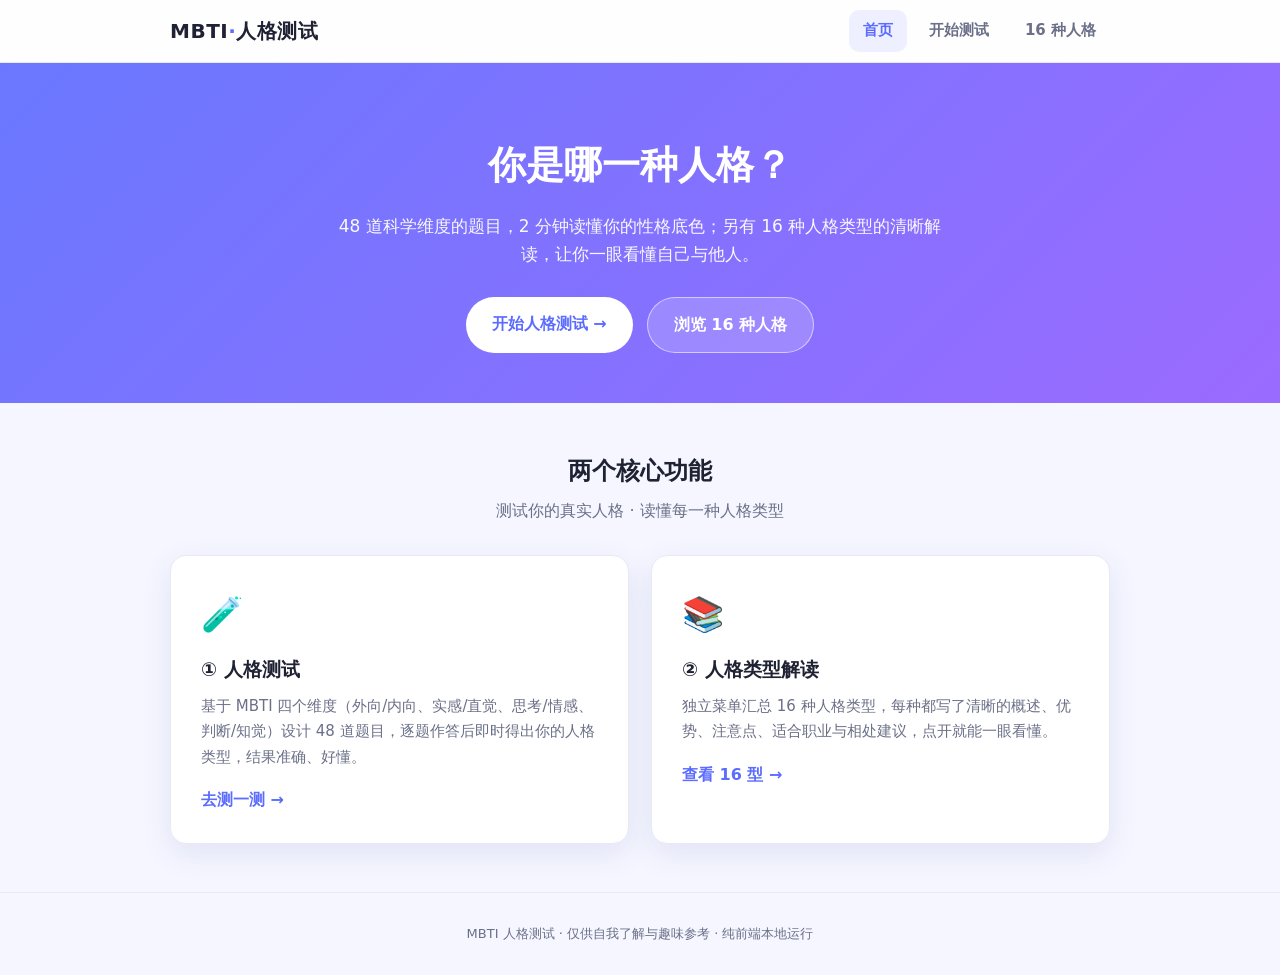
<file: index.html>
<!DOCTYPE html>
<html lang="zh-CN">
<head>
  <meta charset="UTF-8" />
  <meta name="viewport" content="width=device-width, initial-scale=1.0" />
  <title>MBTI 人格测试 · 认识真实的自己</title>
  <link rel="stylesheet" href="./css/style.css" />
</head>
<body>
  <!-- 导航 -->
  <nav class="nav">
    <div class="container nav-inner">
      <div class="logo">MBTI<span>·</span>人格测试</div>
      <div class="nav-links">
        <a href="index.html" class="active">首页</a>
        <a href="test.html">开始测试</a>
        <a href="types.html">16 种人格</a>
      </div>
    </div>
  </nav>

  <!-- Hero -->
  <header class="hero">
    <h1>你是哪一种人格？</h1>
    <p>48 道科学维度的题目，2 分钟读懂你的性格底色；另有 16 种人格类型的清晰解读，让你一眼看懂自己与他人。</p>
    <div class="btns">
      <a href="test.html" class="btn btn-primary">开始人格测试 →</a>
      <a href="types.html" class="btn btn-ghost">浏览 16 种人格</a>
    </div>
  </header>

  <!-- 功能介绍 -->
  <section class="section">
    <div class="container">
      <h2>两个核心功能</h2>
      <p class="sub">测试你的真实人格 · 读懂每一种人格类型</p>
      <div class="cards">
        <div class="feature">
          <div class="ico">🧪</div>
          <h3>① 人格测试</h3>
          <p>基于 MBTI 四个维度（外向/内向、实感/直觉、思考/情感、判断/知觉）设计 48 道题目，逐题作答后即时得出你的人格类型，结果准确、好懂。</p>
          <a href="test.html" class="link">去测一测 →</a>
        </div>
        <div class="feature">
          <div class="ico">📚</div>
          <h3>② 人格类型解读</h3>
          <p>独立菜单汇总 16 种人格类型，每种都写了清晰的概述、优势、注意点、适合职业与相处建议，点开就能一眼看懂。</p>
          <a href="types.html" class="link">查看 16 型 →</a>
        </div>
      </div>
    </div>
  </section>

  <footer class="footer">MBTI 人格测试 · 仅供自我了解与趣味参考 · 纯前端本地运行</footer>
</body>
</html>
</file>
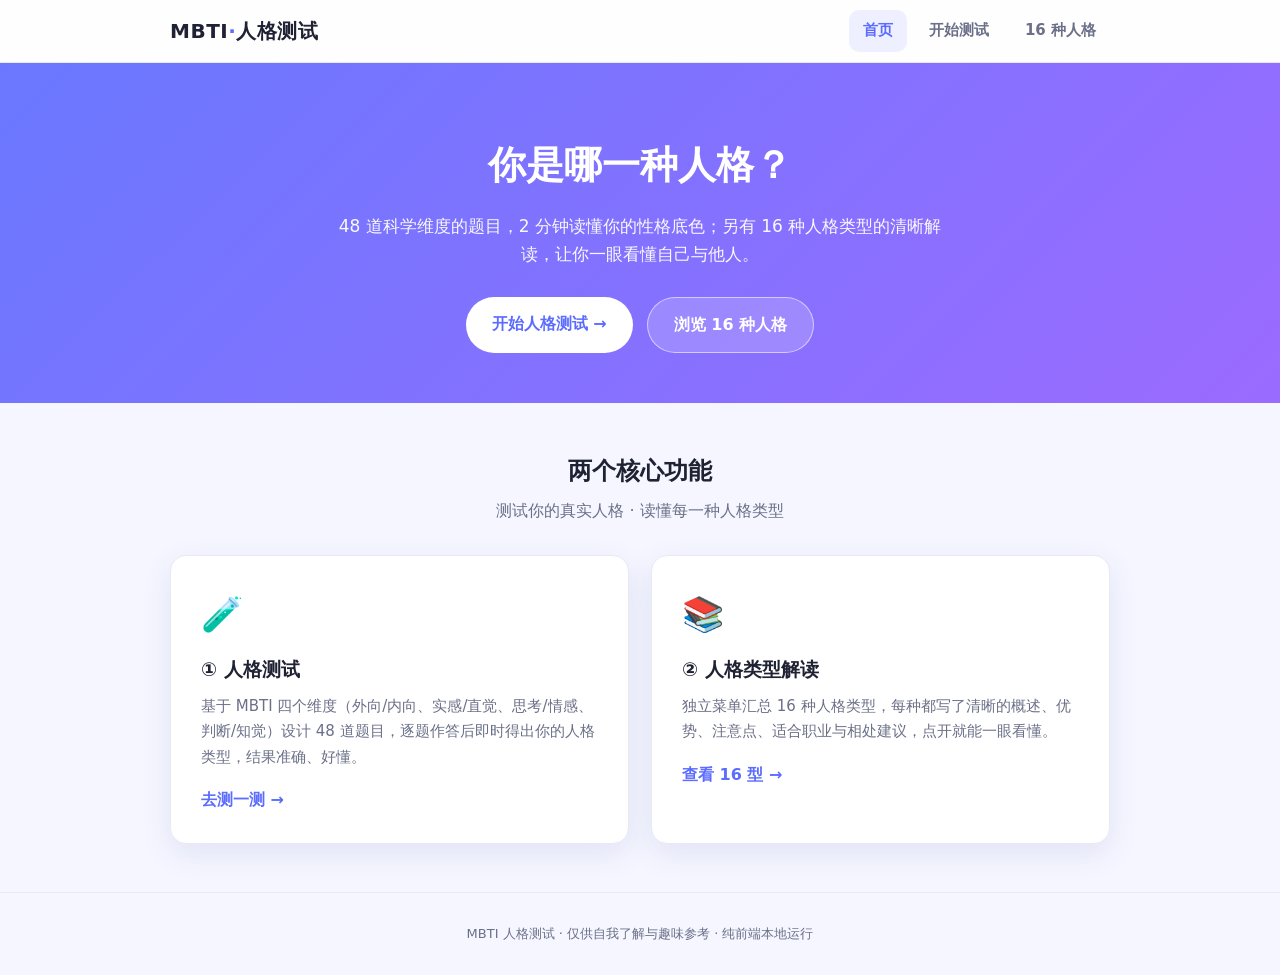
<file: 2026-08-27-01-51-51/index.html>
<!DOCTYPE html>
<html lang="zh-CN">
<head>
  <meta charset="UTF-8" />
  <meta name="viewport" content="width=device-width, initial-scale=1.0" />
  <title>MBTI 人格测试 · 认识真实的自己</title>
  <link rel="stylesheet" href="css/style.css" />
</head>
<body>
  <!-- 导航 -->
  <nav class="nav">
    <div class="container nav-inner">
      <div class="logo">MBTI<span>·</span>人格测试</div>
      <div class="nav-links">
        <a href="index.html" class="active">首页</a>
        <a href="test.html">开始测试</a>
        <a href="types.html">16 种人格</a>
      </div>
    </div>
  </nav>

  <!-- Hero -->
  <header class="hero">
    <h1>你是哪一种人格？</h1>
    <p>48 道科学维度的题目，2 分钟读懂你的性格底色；另有 16 种人格类型的清晰解读，让你一眼看懂自己与他人。</p>
    <div class="btns">
      <a href="test.html" class="btn btn-primary">开始人格测试 →</a>
      <a href="types.html" class="btn btn-ghost">浏览 16 种人格</a>
    </div>
  </header>

  <!-- 功能介绍 -->
  <section class="section">
    <div class="container">
      <h2>两个核心功能</h2>
      <p class="sub">测试你的真实人格 · 读懂每一种人格类型</p>
      <div class="cards">
        <div class="feature">
          <div class="ico">🧪</div>
          <h3>① 人格测试</h3>
          <p>基于 MBTI 四个维度（外向/内向、实感/直觉、思考/情感、判断/知觉）设计 48 道题目，逐题作答后即时得出你的人格类型，结果准确、好懂。</p>
          <a href="test.html" class="link">去测一测 →</a>
        </div>
        <div class="feature">
          <div class="ico">📚</div>
          <h3>② 人格类型解读</h3>
          <p>独立菜单汇总 16 种人格类型，每种都写了清晰的概述、优势、注意点、适合职业与相处建议，点开就能一眼看懂。</p>
          <a href="types.html" class="link">查看 16 型 →</a>
        </div>
      </div>
    </div>
  </section>

  <footer class="footer">MBTI 人格测试 · 仅供自我了解与趣味参考 · 纯前端本地运行</footer>
</body>
</html>
</file>
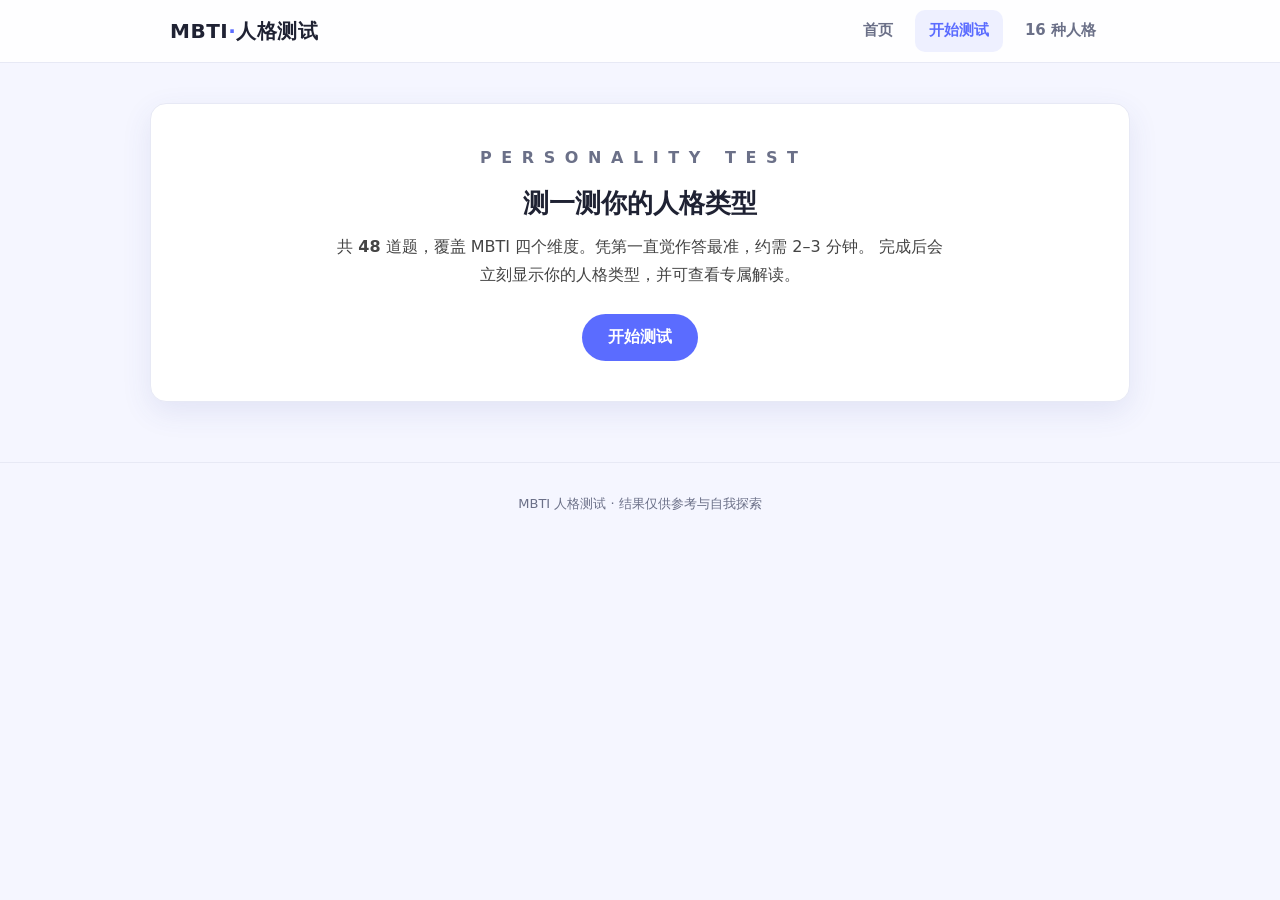
<file: test.html>
<!DOCTYPE html>
<html lang="zh-CN">
<head>
  <meta charset="UTF-8" />
  <meta name="viewport" content="width=device-width, initial-scale=1.0" />
  <title>人格测试 · MBTI</title>
  <link rel="stylesheet" href="css/style.css" />
</head>
<body>
  <nav class="nav">
    <div class="container nav-inner">
      <div class="logo">MBTI<span>·</span>人格测试</div>
      <div class="nav-links">
        <a href="index.html">首页</a>
        <a href="test.html" class="active">开始测试</a>
        <a href="types.html">16 种人格</a>
      </div>
    </div>
  </nav>

  <main class="container test-wrap">
    <!-- 开始页 -->
    <section id="intro" class="result-card">
      <div class="label">P E R S O N A L I T Y &nbsp; T E S T</div>
      <h2 style="font-size:26px;margin:10px 0 8px;">测一测你的人格类型</h2>
      <p class="result-overview" style="text-align:center;">
        共 <b id="totalQ">48</b> 道题，覆盖 MBTI 四个维度。凭第一直觉作答最准，约需 2–3 分钟。
        完成后会立刻显示你的人格类型，并可查看专属解读。
      </p>
      <div class="result-actions">
        <button class="btn btn-primary-d" onclick="startTest()">开始测试</button>
      </div>
    </section>

    <!-- 答题页 -->
    <section id="quiz" style="display:none;">
      <div class="progress-row">
        <div class="progress-bar"><div class="progress-fill" id="progFill"></div></div>
        <div class="progress-text" id="progText">1 / 48</div>
      </div>
      <div class="question-card">
        <div class="qindex" id="qIndex">第 1 题</div>
        <div class="qtext" id="qText">题目</div>
        <div class="options" id="qOptions"></div>
        <div class="nav-btns">
          <button class="btn btn-line" id="prevBtn" onclick="prevQ()" disabled>上一题</button>
          <button class="btn btn-primary-d" id="nextBtn" onclick="nextQ()" disabled>下一题</button>
        </div>
      </div>
    </section>

    <!-- 结果页 -->
    <section id="result" class="result-wrap" style="display:none;">
      <div class="result-card">
        <div class="label">你 的 人 格 类 型</div>
        <div class="result-code" id="rCode">INTJ</div>
        <div class="result-name" id="rName">建筑师</div>
        <div class="result-tag" id="rTag"></div>
        <div class="result-overview" id="rOverview"></div>
        <div class="result-actions">
          <button id="rDetailBtn" class="btn btn-primary-d" onclick="openPaywall()">查看您的「建筑师」人格类型介绍 →</button>
          <button class="btn btn-line" onclick="location.reload()">重新测试</button>
        </div>
      </div>
    </section>
  </main>

  <!-- 付费墙弹窗（本地演示） -->
  <div class="modal-overlay" id="payModal" style="display:none;">
    <div class="modal-card">
      <button class="modal-close" onclick="closePaywall()">×</button>
      <div class="modal-badge">🔒 专属解读</div>
      <h3 id="payTitle">解锁你的人格专属解读</h3>
      <p class="modal-desc">含完整性格概述、优势短板、适合职业与相处建议。一次解锁，长期可看。</p>
      <div class="pay-price"><span class="cur">¥</span><span class="num">9.9</span><span class="old">原价 ¥19.9</span></div>
      <div class="pay-methods">
        <div class="pay-method sel"><span>💚</span> 微信支付</div>
        <div class="pay-method"><span>🔵</span> 支付宝</div>
      </div>
      <button class="btn btn-primary-d pay-confirm" id="payConfirm" onclick="doPay()">确认支付 ¥9.9</button>
      <div class="pay-tip">演示环境：点击即模拟支付成功，不会产生任何真实扣款</div>
    </div>
  </div>

  <footer class="footer">MBTI 人格测试 · 结果仅供参考与自我探索</footer>

  <script src="js/data.js"></script>
  <script src="js/test.js"></script>
</body>
</html>
</file>
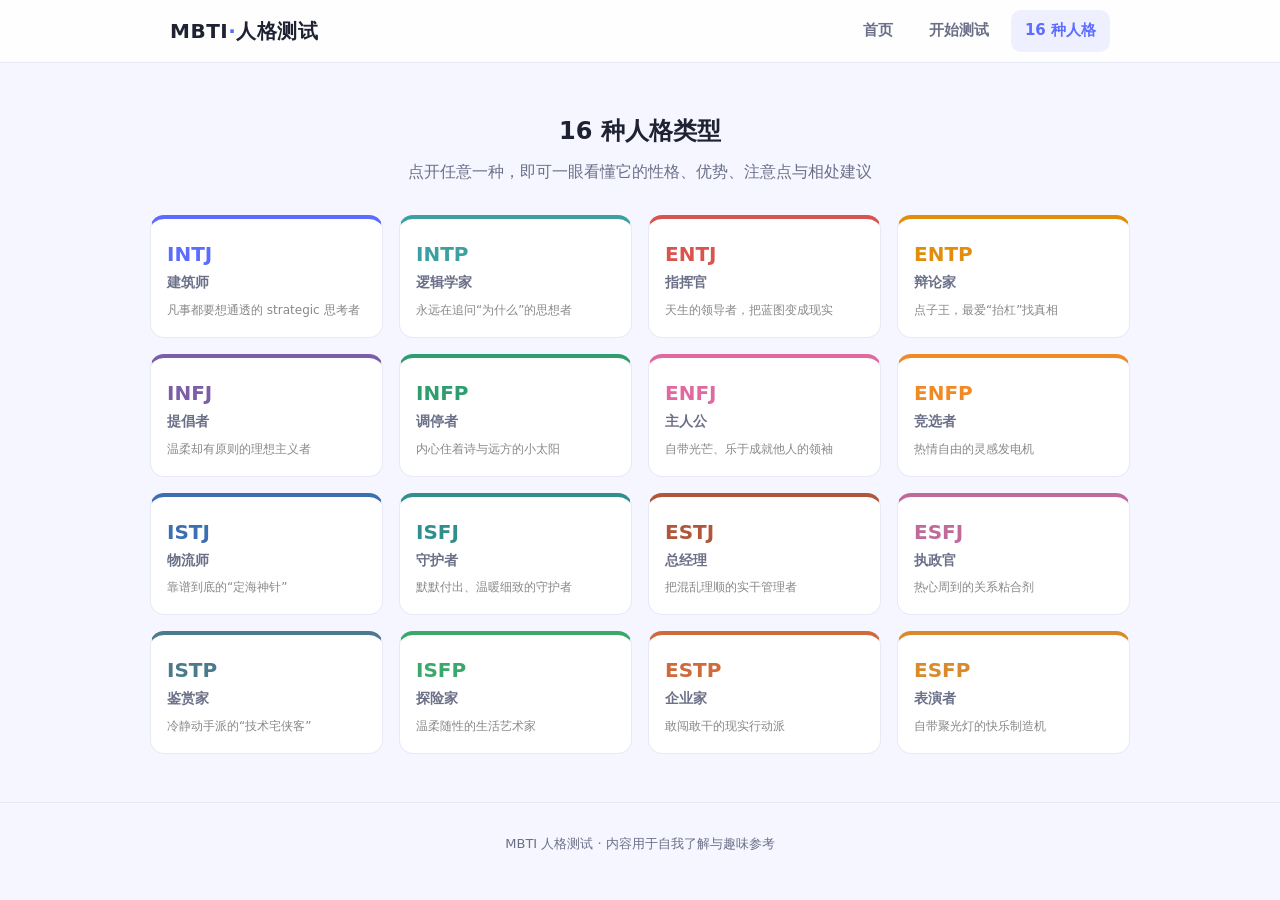
<file: types.html>
<!DOCTYPE html>
<html lang="zh-CN">
<head>
  <meta charset="UTF-8" />
  <meta name="viewport" content="width=device-width, initial-scale=1.0" />
  <title>16 种人格类型 · MBTI</title>
  <link rel="stylesheet" href="css/style.css" />
</head>
<body>
  <nav class="nav">
    <div class="container nav-inner">
      <div class="logo">MBTI<span>·</span>人格测试</div>
      <div class="nav-links">
        <a href="index.html">首页</a>
        <a href="test.html">开始测试</a>
        <a href="types.html" class="active">16 种人格</a>
      </div>
    </div>
  </nav>

  <main class="container section">
    <h2>16 种人格类型</h2>
    <p class="sub">点开任意一种，即可一眼看懂它的性格、优势、注意点与相处建议</p>

    <div class="types-grid" id="typesGrid"></div>

    <!-- 详情面板 -->
    <div class="detail" id="detail">
      <h3 id="dCode"></h3>
      <div class="d-tag" id="dTag"></div>
      <div class="d-overview" id="dOverview"></div>

      <h4>✅ 你的优势</h4>
      <ul id="dStrength"></ul>

      <h4>⚠️ 需要注意</h4>
      <ul id="dWatchout"></ul>

      <h4>💼 适合的职业方向</h4>
      <ul id="dCareer"></ul>

      <h4>💗 人际 / 恋爱建议</h4>
      <div class="d-rel" id="dRelation"></div>

      <div class="d-back">
        <a href="test.html" class="btn btn-primary-d">测一测我的人格 →</a>
      </div>
    </div>
  </main>

  <footer class="footer">MBTI 人格测试 · 内容用于自我了解与趣味参考</footer>

  <script src="js/data.js"></script>
  <script src="js/types.js"></script>
</body>
</html>
</file>
<file: css/style.css>
/* ============ 全局 ============ */
* { margin: 0; padding: 0; box-sizing: border-box; }
:root {
  --bg: #f5f6ff;
  --card: #ffffff;
  --primary: #5b6cff;
  --primary-dark: #3f4fd6;
  --text: #1f2233;
  --muted: #6b7088;
  --line: #e7e9f5;
  --radius: 16px;
  --shadow: 0 10px 30px rgba(60,70,160,.10);
}
body {
  font-family: "PingFang SC", "Microsoft YaHei", system-ui, -apple-system, sans-serif;
  color: var(--text);
  background: var(--bg);
  line-height: 1.7;
}
a { color: inherit; text-decoration: none; }
.container { max-width: 980px; margin: 0 auto; padding: 0 20px; }

/* ============ 顶部导航 ============ */
.nav {
  position: sticky; top: 0; z-index: 50;
  background: rgba(255,255,255,.85);
  backdrop-filter: blur(10px);
  border-bottom: 1px solid var(--line);
}
.nav-inner { display: flex; align-items: center; justify-content: space-between; height: 62px; }
.logo { font-weight: 800; font-size: 20px; letter-spacing: .5px; }
.logo span { color: var(--primary); }
.nav-links { display: flex; gap: 8px; }
.nav-links a {
  padding: 8px 14px; border-radius: 10px; color: var(--muted); font-weight: 600; font-size: 15px;
}
.nav-links a:hover, .nav-links a.active { color: var(--primary); background: #eef0ff; }

/* ============ 首页 Hero ============ */
.hero {
  text-align: center;
  padding: 70px 20px 50px;
  background: linear-gradient(135deg, #6a78ff 0%, #9b6bff 100%);
  color: #fff;
}
.hero h1 { font-size: 38px; margin-bottom: 14px; }
.hero p { font-size: 17px; opacity: .95; max-width: 620px; margin: 0 auto 28px; }
.hero .btns { display: flex; gap: 14px; justify-content: center; flex-wrap: wrap; }
.btn {
  display: inline-block; padding: 13px 26px; border-radius: 999px; font-weight: 700; font-size: 16px;
  cursor: pointer; border: none; transition: transform .15s, box-shadow .15s;
}
.btn-primary { background: #fff; color: var(--primary); }
.btn-ghost { background: rgba(255,255,255,.18); color: #fff; border: 1px solid rgba(255,255,255,.55); }
.btn:hover { transform: translateY(-2px); }
.btn:active { transform: translateY(0); }
.btn-primary:hover { box-shadow: 0 8px 22px rgba(0,0,0,.15); }

/* ============ 首页功能卡片 ============ */
.section { padding: 48px 0; }
.section h2 { font-size: 24px; text-align: center; margin-bottom: 6px; }
.section .sub { text-align: center; color: var(--muted); margin-bottom: 30px; }
.cards { display: grid; grid-template-columns: 1fr 1fr; gap: 22px; }
.feature {
  background: var(--card); border-radius: var(--radius); padding: 30px; box-shadow: var(--shadow);
  border: 1px solid var(--line); transition: transform .15s;
}
.feature:hover { transform: translateY(-4px); }
.feature .ico { font-size: 34px; margin-bottom: 10px; }
.feature h3 { font-size: 19px; margin-bottom: 8px; }
.feature p { color: var(--muted); font-size: 15px; }
.feature .link { display: inline-block; margin-top: 16px; color: var(--primary); font-weight: 700; }

/* ============ 测试页 ============ */
.test-wrap { padding: 40px 0 60px; }
.progress-row { display: flex; align-items: center; gap: 14px; margin-bottom: 26px; }
.progress-bar { flex: 1; height: 10px; background: #e6e8f7; border-radius: 999px; overflow: hidden; }
.progress-fill { height: 100%; width: 0; background: linear-gradient(90deg, #6a78ff, #9b6bff); transition: width .3s; }
.progress-text { font-size: 14px; color: var(--muted); font-weight: 600; white-space: nowrap; }

.question-card {
  background: var(--card); border-radius: var(--radius); padding: 36px 32px; box-shadow: var(--shadow);
  border: 1px solid var(--line);
}
.question-card .qindex { color: var(--primary); font-weight: 700; font-size: 14px; margin-bottom: 8px; }
.question-card .qtext { font-size: 22px; font-weight: 700; margin-bottom: 24px; }
.options { display: grid; gap: 14px; }
.option {
  display: flex; align-items: center; gap: 12px; padding: 18px 20px; border: 2px solid var(--line);
  border-radius: 14px; cursor: pointer; font-size: 16px; transition: all .15s; background: #fff;
}
.option:hover { border-color: #b9c0ff; background: #f7f8ff; }
.option.sel { border-color: var(--primary); background: #eef0ff; font-weight: 600; }
.option .dot {
  width: 22px; height: 22px; border-radius: 50%; border: 2px solid #c2c8ee; flex: none; transition: all .15s;
}
.option.sel .dot { border-color: var(--primary); background: var(--primary); box-shadow: inset 0 0 0 4px #fff; }
.nav-btns { display: flex; justify-content: space-between; margin-top: 26px; }
.btn-line { background: #eef0ff; color: var(--primary); }
.btn-line:disabled { opacity: .4; cursor: not-allowed; }

/* ============ 结果页 ============ */
.result-wrap { padding: 40px 0 60px; }
.result-card {
  background: var(--card); border-radius: var(--radius); padding: 40px 34px; box-shadow: var(--shadow);
  border: 1px solid var(--line); text-align: center;
}
.result-card .label { color: var(--muted); font-weight: 600; letter-spacing: 2px; }
.result-code {
  font-size: 56px; font-weight: 900; margin: 6px 0 4px; letter-spacing: 3px;
}
.result-name { font-size: 22px; font-weight: 700; margin-bottom: 14px; }
.result-tag { display: inline-block; padding: 6px 16px; border-radius: 999px; background: #eef0ff; color: var(--primary); font-weight: 600; margin-bottom: 20px; }
.result-overview { color: #444; max-width: 620px; margin: 0 auto 26px; text-align: left; }
.result-actions { display: flex; gap: 14px; justify-content: center; flex-wrap: wrap; margin-top: 10px; }
.btn-primary-d { background: var(--primary); color: #fff; }
.btn-primary-d:hover { background: var(--primary-dark); box-shadow: 0 8px 22px rgba(91,108,255,.35); }

/* ============ 16 型人格页 ============ */
.types-grid { display: grid; grid-template-columns: repeat(4, 1fr); gap: 16px; }
.type-card {
  background: var(--card); border-radius: 14px; padding: 18px 16px; border: 1px solid var(--line);
  cursor: pointer; transition: transform .15s, box-shadow .15s; border-top: 4px solid var(--primary);
}
.type-card:hover { transform: translateY(-4px); box-shadow: var(--shadow); }
.type-card .tc-code { font-size: 20px; font-weight: 900; }
.type-card .tc-name { font-size: 14px; color: var(--muted); font-weight: 600; }
.type-card .tc-tag { font-size: 12px; color: #888; margin-top: 6px; line-height: 1.5; }

/* 详情面板 */
.detail {
  margin-top: 30px; background: var(--card); border-radius: var(--radius); padding: 34px; box-shadow: var(--shadow);
  border: 1px solid var(--line); border-top: 5px solid var(--primary); display: none;
}
.detail.show { display: block; animation: fade .3s; }
@keyframes fade { from { opacity: 0; transform: translateY(8px);} to {opacity:1; transform: none;} }
.detail h3 { font-size: 26px; margin-bottom: 4px; }
.detail .d-tag { color: var(--muted); font-weight: 600; margin-bottom: 16px; }
.detail .d-overview { background: #f7f8ff; border-radius: 12px; padding: 16px 18px; margin-bottom: 20px; }
.unlock-banner {
  display: inline-block; margin-bottom: 10px; padding: 5px 12px; border-radius: 999px;
  background: #e7fbe9; color: #1f9d4d; font-weight: 700; font-size: 13px;
}
.detail h4 { font-size: 16px; margin: 18px 0 8px; color: var(--primary); }
.detail ul { padding-left: 20px; color: #444; }
.detail ul li { margin-bottom: 4px; }
.detail .d-rel { background: #fff7f0; border-radius: 12px; padding: 16px 18px; color: #555; }
.detail .d-back { margin-top: 18px; }

/* ============ 付费墙弹窗 ============ */
.modal-overlay {
  position: fixed; inset: 0; z-index: 100;
  background: rgba(20,22,45,.55); backdrop-filter: blur(3px);
  display: flex; align-items: center; justify-content: center; padding: 20px;
}
.modal-card {
  position: relative; background: #fff; border-radius: 18px; padding: 30px 28px;
  width: 100%; max-width: 380px; box-shadow: 0 20px 60px rgba(0,0,0,.28);
  text-align: center; animation: pop .25s ease;
}
@keyframes pop { from { transform: scale(.92); opacity: 0; } to { transform: none; opacity: 1; } }
.modal-close {
  position: absolute; top: 12px; right: 14px; border: none; background: none;
  font-size: 26px; line-height: 1; color: #aaa; cursor: pointer;
}
.modal-close:hover { color: #666; }
.modal-badge {
  display: inline-block; padding: 5px 14px; border-radius: 999px;
  background: #fff3e0; color: #e08e0b; font-weight: 700; font-size: 13px; margin-bottom: 12px;
}
.modal-card h3 { font-size: 21px; margin-bottom: 8px; }
.modal-desc { color: var(--muted); font-size: 14px; margin-bottom: 18px; }
.pay-price { margin-bottom: 18px; }
.pay-price .cur { font-size: 18px; font-weight: 700; color: #e0532f; vertical-align: top; }
.pay-price .num { font-size: 40px; font-weight: 900; color: #e0532f; }
.pay-price .old { font-size: 13px; color: #bbb; text-decoration: line-through; margin-left: 8px; }
.pay-methods { display: grid; gap: 10px; margin-bottom: 20px; }
.pay-method {
  display: flex; align-items: center; gap: 10px; padding: 13px 16px; border: 2px solid var(--line);
  border-radius: 12px; cursor: pointer; font-weight: 600; font-size: 15px; transition: all .15s; text-align: left;
}
.pay-method:hover { border-color: #b9c0ff; }
.pay-method.sel { border-color: var(--primary); background: #eef0ff; }
.pay-confirm { width: 100%; }
.pay-tip { color: #aaa; font-size: 12px; margin-top: 12px; }
.pay-loading { pointer-events: none; opacity: .7; }
.pay-success-ico { font-size: 46px; margin-bottom: 6px; }

/* ============ 页脚 ============ */
.footer { text-align: center; color: var(--muted); font-size: 13px; padding: 30px 20px; border-top: 1px solid var(--line); }

/* ============ 响应式 ============ */
@media (max-width: 760px) {
  .cards { grid-template-columns: 1fr; }
  .types-grid { grid-template-columns: repeat(2, 1fr); }
  .hero h1 { font-size: 30px; }
  .question-card .qtext { font-size: 19px; }
}
@media (max-width: 420px) {
  .types-grid { grid-template-columns: 1fr; }
}
</file>
<file: 2026-08-27-01-51-51/css/style.css>
/* ============ 全局 ============ */
* { margin: 0; padding: 0; box-sizing: border-box; }
:root {
  --bg: #f5f6ff;
  --card: #ffffff;
  --primary: #5b6cff;
  --primary-dark: #3f4fd6;
  --text: #1f2233;
  --muted: #6b7088;
  --line: #e7e9f5;
  --radius: 16px;
  --shadow: 0 10px 30px rgba(60,70,160,.10);
}
body {
  font-family: "PingFang SC", "Microsoft YaHei", system-ui, -apple-system, sans-serif;
  color: var(--text);
  background: var(--bg);
  line-height: 1.7;
}
a { color: inherit; text-decoration: none; }
.container { max-width: 980px; margin: 0 auto; padding: 0 20px; }

/* ============ 顶部导航 ============ */
.nav {
  position: sticky; top: 0; z-index: 50;
  background: rgba(255,255,255,.85);
  backdrop-filter: blur(10px);
  border-bottom: 1px solid var(--line);
}
.nav-inner { display: flex; align-items: center; justify-content: space-between; height: 62px; }
.logo { font-weight: 800; font-size: 20px; letter-spacing: .5px; }
.logo span { color: var(--primary); }
.nav-links { display: flex; gap: 8px; }
.nav-links a {
  padding: 8px 14px; border-radius: 10px; color: var(--muted); font-weight: 600; font-size: 15px;
}
.nav-links a:hover, .nav-links a.active { color: var(--primary); background: #eef0ff; }

/* ============ 首页 Hero ============ */
.hero {
  text-align: center;
  padding: 70px 20px 50px;
  background: linear-gradient(135deg, #6a78ff 0%, #9b6bff 100%);
  color: #fff;
}
.hero h1 { font-size: 38px; margin-bottom: 14px; }
.hero p { font-size: 17px; opacity: .95; max-width: 620px; margin: 0 auto 28px; }
.hero .btns { display: flex; gap: 14px; justify-content: center; flex-wrap: wrap; }
.btn {
  display: inline-block; padding: 13px 26px; border-radius: 999px; font-weight: 700; font-size: 16px;
  cursor: pointer; border: none; transition: transform .15s, box-shadow .15s;
}
.btn-primary { background: #fff; color: var(--primary); }
.btn-ghost { background: rgba(255,255,255,.18); color: #fff; border: 1px solid rgba(255,255,255,.55); }
.btn:hover { transform: translateY(-2px); }
.btn:active { transform: translateY(0); }
.btn-primary:hover { box-shadow: 0 8px 22px rgba(0,0,0,.15); }

/* ============ 首页功能卡片 ============ */
.section { padding: 48px 0; }
.section h2 { font-size: 24px; text-align: center; margin-bottom: 6px; }
.section .sub { text-align: center; color: var(--muted); margin-bottom: 30px; }
.cards { display: grid; grid-template-columns: 1fr 1fr; gap: 22px; }
.feature {
  background: var(--card); border-radius: var(--radius); padding: 30px; box-shadow: var(--shadow);
  border: 1px solid var(--line); transition: transform .15s;
}
.feature:hover { transform: translateY(-4px); }
.feature .ico { font-size: 34px; margin-bottom: 10px; }
.feature h3 { font-size: 19px; margin-bottom: 8px; }
.feature p { color: var(--muted); font-size: 15px; }
.feature .link { display: inline-block; margin-top: 16px; color: var(--primary); font-weight: 700; }

/* ============ 测试页 ============ */
.test-wrap { padding: 40px 0 60px; }
.progress-row { display: flex; align-items: center; gap: 14px; margin-bottom: 26px; }
.progress-bar { flex: 1; height: 10px; background: #e6e8f7; border-radius: 999px; overflow: hidden; }
.progress-fill { height: 100%; width: 0; background: linear-gradient(90deg, #6a78ff, #9b6bff); transition: width .3s; }
.progress-text { font-size: 14px; color: var(--muted); font-weight: 600; white-space: nowrap; }

.question-card {
  background: var(--card); border-radius: var(--radius); padding: 36px 32px; box-shadow: var(--shadow);
  border: 1px solid var(--line);
}
.question-card .qindex { color: var(--primary); font-weight: 700; font-size: 14px; margin-bottom: 8px; }
.question-card .qtext { font-size: 22px; font-weight: 700; margin-bottom: 24px; }
.options { display: grid; gap: 14px; }
.option {
  display: flex; align-items: center; gap: 12px; padding: 18px 20px; border: 2px solid var(--line);
  border-radius: 14px; cursor: pointer; font-size: 16px; transition: all .15s; background: #fff;
}
.option:hover { border-color: #b9c0ff; background: #f7f8ff; }
.option.sel { border-color: var(--primary); background: #eef0ff; font-weight: 600; }
.option .dot {
  width: 22px; height: 22px; border-radius: 50%; border: 2px solid #c2c8ee; flex: none; transition: all .15s;
}
.option.sel .dot { border-color: var(--primary); background: var(--primary); box-shadow: inset 0 0 0 4px #fff; }
.nav-btns { display: flex; justify-content: space-between; margin-top: 26px; }
.btn-line { background: #eef0ff; color: var(--primary); }
.btn-line:disabled { opacity: .4; cursor: not-allowed; }

/* ============ 结果页 ============ */
.result-wrap { padding: 40px 0 60px; }
.result-card {
  background: var(--card); border-radius: var(--radius); padding: 40px 34px; box-shadow: var(--shadow);
  border: 1px solid var(--line); text-align: center;
}
.result-card .label { color: var(--muted); font-weight: 600; letter-spacing: 2px; }
.result-code {
  font-size: 56px; font-weight: 900; margin: 6px 0 4px; letter-spacing: 3px;
}
.result-name { font-size: 22px; font-weight: 700; margin-bottom: 14px; }
.result-tag { display: inline-block; padding: 6px 16px; border-radius: 999px; background: #eef0ff; color: var(--primary); font-weight: 600; margin-bottom: 20px; }
.result-overview { color: #444; max-width: 620px; margin: 0 auto 26px; text-align: left; }
.result-actions { display: flex; gap: 14px; justify-content: center; flex-wrap: wrap; margin-top: 10px; }
.btn-primary-d { background: var(--primary); color: #fff; }
.btn-primary-d:hover { background: var(--primary-dark); box-shadow: 0 8px 22px rgba(91,108,255,.35); }

/* ============ 16 型人格页 ============ */
.types-grid { display: grid; grid-template-columns: repeat(4, 1fr); gap: 16px; }
.type-card {
  background: var(--card); border-radius: 14px; padding: 18px 16px; border: 1px solid var(--line);
  cursor: pointer; transition: transform .15s, box-shadow .15s; border-top: 4px solid var(--primary);
}
.type-card:hover { transform: translateY(-4px); box-shadow: var(--shadow); }
.type-card .tc-code { font-size: 20px; font-weight: 900; }
.type-card .tc-name { font-size: 14px; color: var(--muted); font-weight: 600; }
.type-card .tc-tag { font-size: 12px; color: #888; margin-top: 6px; line-height: 1.5; }

/* 详情面板 */
.detail {
  margin-top: 30px; background: var(--card); border-radius: var(--radius); padding: 34px; box-shadow: var(--shadow);
  border: 1px solid var(--line); border-top: 5px solid var(--primary); display: none;
}
.detail.show { display: block; animation: fade .3s; }
@keyframes fade { from { opacity: 0; transform: translateY(8px);} to {opacity:1; transform: none;} }
.detail h3 { font-size: 26px; margin-bottom: 4px; }
.detail .d-tag { color: var(--muted); font-weight: 600; margin-bottom: 16px; }
.detail .d-overview { background: #f7f8ff; border-radius: 12px; padding: 16px 18px; margin-bottom: 20px; }
.unlock-banner {
  display: inline-block; margin-bottom: 10px; padding: 5px 12px; border-radius: 999px;
  background: #e7fbe9; color: #1f9d4d; font-weight: 700; font-size: 13px;
}
.detail h4 { font-size: 16px; margin: 18px 0 8px; color: var(--primary); }
.detail ul { padding-left: 20px; color: #444; }
.detail ul li { margin-bottom: 4px; }
.detail .d-rel { background: #fff7f0; border-radius: 12px; padding: 16px 18px; color: #555; }
.detail .d-back { margin-top: 18px; }

/* ============ 付费墙弹窗 ============ */
.modal-overlay {
  position: fixed; inset: 0; z-index: 100;
  background: rgba(20,22,45,.55); backdrop-filter: blur(3px);
  display: flex; align-items: center; justify-content: center; padding: 20px;
}
.modal-card {
  position: relative; background: #fff; border-radius: 18px; padding: 30px 28px;
  width: 100%; max-width: 380px; box-shadow: 0 20px 60px rgba(0,0,0,.28);
  text-align: center; animation: pop .25s ease;
}
@keyframes pop { from { transform: scale(.92); opacity: 0; } to { transform: none; opacity: 1; } }
.modal-close {
  position: absolute; top: 12px; right: 14px; border: none; background: none;
  font-size: 26px; line-height: 1; color: #aaa; cursor: pointer;
}
.modal-close:hover { color: #666; }
.modal-badge {
  display: inline-block; padding: 5px 14px; border-radius: 999px;
  background: #fff3e0; color: #e08e0b; font-weight: 700; font-size: 13px; margin-bottom: 12px;
}
.modal-card h3 { font-size: 21px; margin-bottom: 8px; }
.modal-desc { color: var(--muted); font-size: 14px; margin-bottom: 18px; }
.pay-price { margin-bottom: 18px; }
.pay-price .cur { font-size: 18px; font-weight: 700; color: #e0532f; vertical-align: top; }
.pay-price .num { font-size: 40px; font-weight: 900; color: #e0532f; }
.pay-price .old { font-size: 13px; color: #bbb; text-decoration: line-through; margin-left: 8px; }
.pay-methods { display: grid; gap: 10px; margin-bottom: 20px; }
.pay-method {
  display: flex; align-items: center; gap: 10px; padding: 13px 16px; border: 2px solid var(--line);
  border-radius: 12px; cursor: pointer; font-weight: 600; font-size: 15px; transition: all .15s; text-align: left;
}
.pay-method:hover { border-color: #b9c0ff; }
.pay-method.sel { border-color: var(--primary); background: #eef0ff; }
.pay-confirm { width: 100%; }
.pay-tip { color: #aaa; font-size: 12px; margin-top: 12px; }
.pay-loading { pointer-events: none; opacity: .7; }
.pay-success-ico { font-size: 46px; margin-bottom: 6px; }

/* ============ 页脚 ============ */
.footer { text-align: center; color: var(--muted); font-size: 13px; padding: 30px 20px; border-top: 1px solid var(--line); }

/* ============ 响应式 ============ */
@media (max-width: 760px) {
  .cards { grid-template-columns: 1fr; }
  .types-grid { grid-template-columns: repeat(2, 1fr); }
  .hero h1 { font-size: 30px; }
  .question-card .qtext { font-size: 19px; }
}
@media (max-width: 420px) {
  .types-grid { grid-template-columns: 1fr; }
}
</file>
